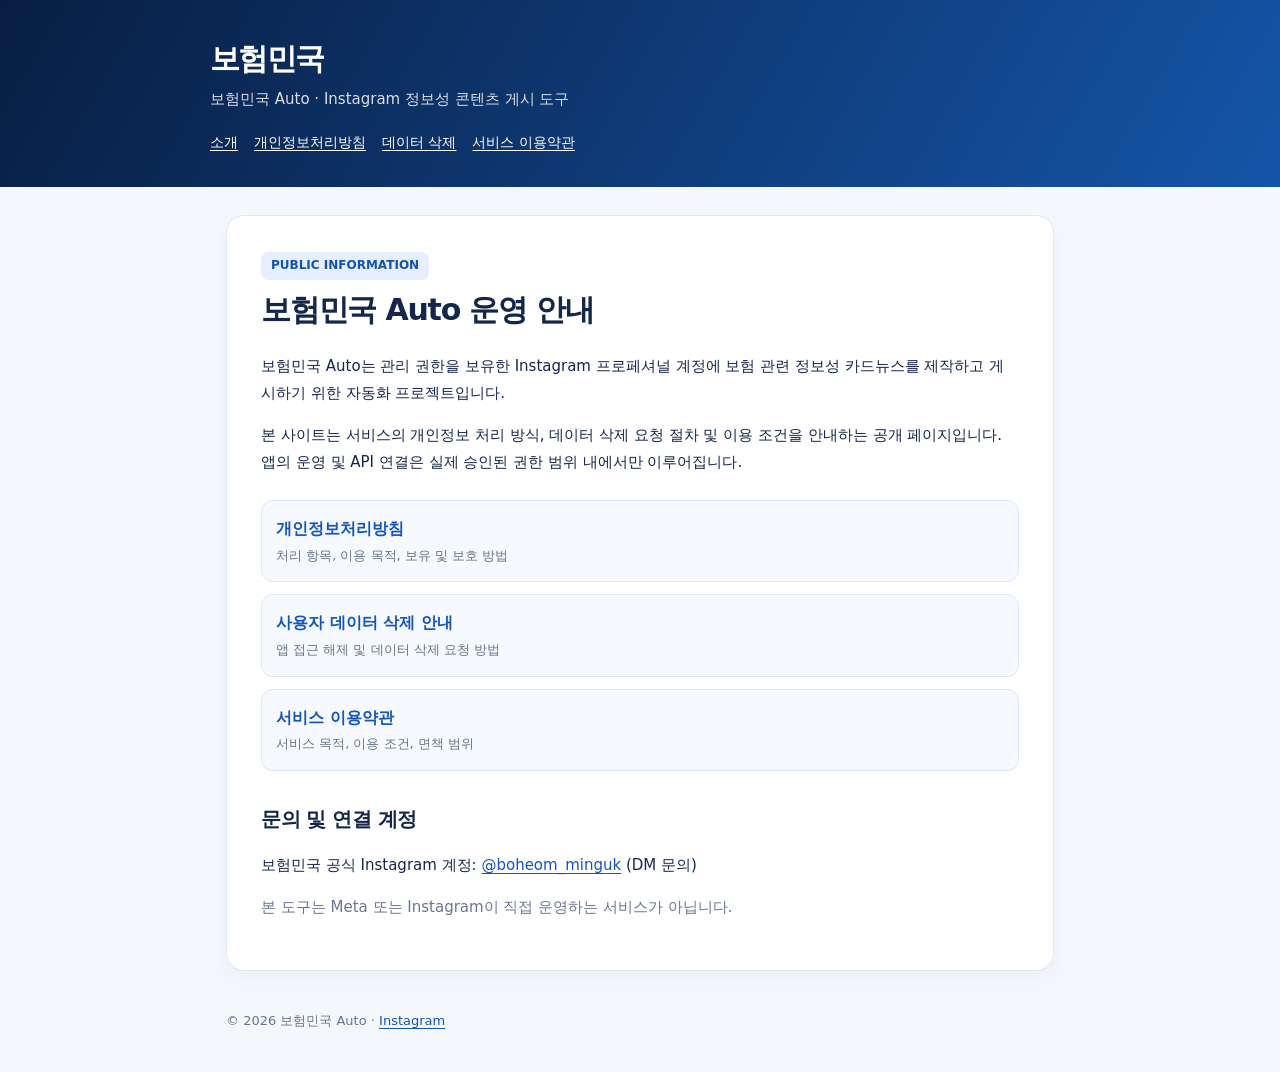
<file: index.html>
<!doctype html>
<html lang="ko">
<head>
<meta charset="utf-8">
<meta name="viewport" content="width=device-width, initial-scale=1">
<meta name="description" content="보험민국 Auto Instagram 콘텐츠 자동게시 도구의 개인정보처리방침 및 이용 안내">
<title>보험민국 Auto | 정책 안내</title>
<link rel="stylesheet" href="./style.css">
</head>
<body>
<header><div class="container"><div class="brand">보험민국</div><p class="subtitle">보험민국 Auto · Instagram 정보성 콘텐츠 게시 도구</p><nav><a href="./">소개</a><a href="./privacy.html">개인정보처리방침</a><a href="./data-deletion.html">데이터 삭제</a><a href="./terms.html">서비스 이용약관</a></nav></div></header>
<main class="container"><article class="panel"><span class="tag">PUBLIC INFORMATION</span><h1>보험민국 Auto 운영 안내</h1>
<p>보험민국 Auto는 관리 권한을 보유한 Instagram 프로페셔널 계정에 보험 관련 정보성 카드뉴스를 제작하고 게시하기 위한 자동화 프로젝트입니다.</p>
<p>본 사이트는 서비스의 개인정보 처리 방식, 데이터 삭제 요청 절차 및 이용 조건을 안내하는 공개 페이지입니다. 앱의 운영 및 API 연결은 실제 승인된 권한 범위 내에서만 이루어집니다.</p>
<div class="links"><a class="linkcard" href="./privacy.html"><strong>개인정보처리방침</strong><span>처리 항목, 이용 목적, 보유 및 보호 방법</span></a><a class="linkcard" href="./data-deletion.html"><strong>사용자 데이터 삭제 안내</strong><span>앱 접근 해제 및 데이터 삭제 요청 방법</span></a><a class="linkcard" href="./terms.html"><strong>서비스 이용약관</strong><span>서비스 목적, 이용 조건, 면책 범위</span></a></div>
<h2>문의 및 연결 계정</h2><p>보험민국 공식 Instagram 계정: <a href="https://www.instagram.com/boheom_minguk/">@boheom_minguk</a> (DM 문의)</p>
<p class="note">본 도구는 Meta 또는 Instagram이 직접 운영하는 서비스가 아닙니다.</p></article></main>
<footer class="container">© 2026 보험민국 Auto · <a href="https://www.instagram.com/boheom_minguk/">Instagram</a></footer>
</body></html>
</file>
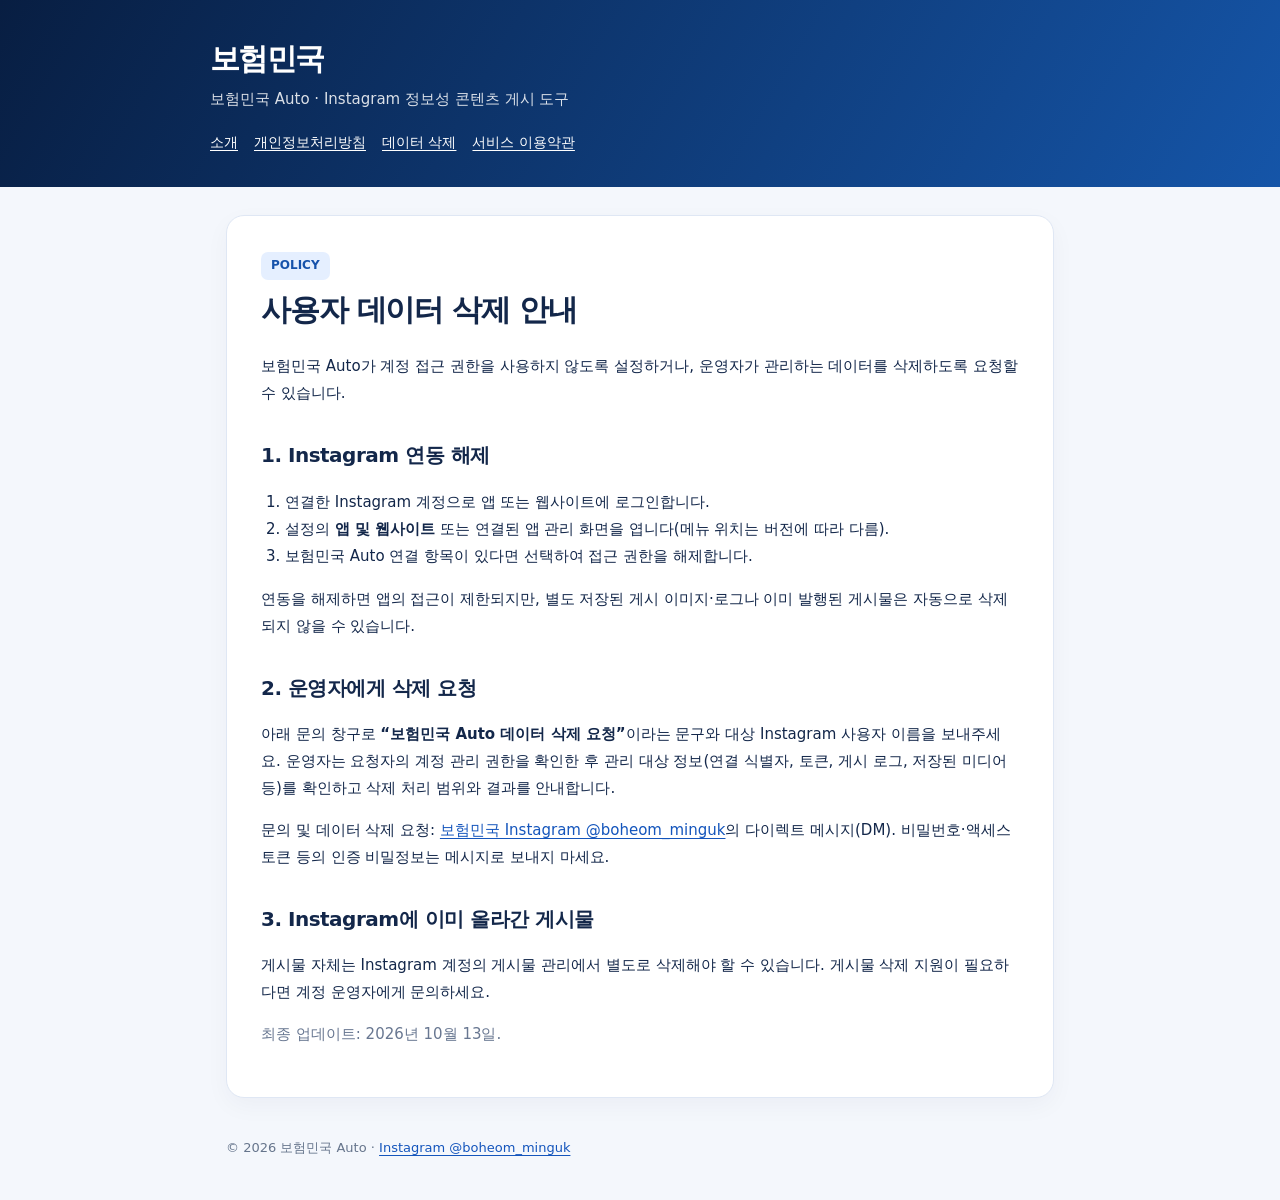
<file: data-deletion.html>
<!doctype html>
<html lang="ko"><head><meta charset="utf-8"><meta name="viewport" content="width=device-width, initial-scale=1"><meta name="description" content="보험민국 Auto 사용자 데이터 삭제 안내"><title>사용자 데이터 삭제 안내 | 보험민국 Auto</title><link rel="stylesheet" href="./style.css"></head>
<body><header><div class="container"><div class="brand">보험민국</div><p class="subtitle">보험민국 Auto · Instagram 정보성 콘텐츠 게시 도구</p><nav><a href="./">소개</a><a href="./privacy.html">개인정보처리방침</a><a href="./data-deletion.html">데이터 삭제</a><a href="./terms.html">서비스 이용약관</a></nav></div></header><main class="container"><article class="panel"><span class="tag">POLICY</span><h1>사용자 데이터 삭제 안내</h1>
<p>보험민국 Auto가 계정 접근 권한을 사용하지 않도록 설정하거나, 운영자가 관리하는 데이터를 삭제하도록 요청할 수 있습니다.</p>
<h2>1. Instagram 연동 해제</h2>
<ol><li>연결한 Instagram 계정으로 앱 또는 웹사이트에 로그인합니다.</li><li>설정의 <strong>앱 및 웹사이트</strong> 또는 연결된 앱 관리 화면을 엽니다(메뉴 위치는 버전에 따라 다름).</li><li>보험민국 Auto 연결 항목이 있다면 선택하여 접근 권한을 해제합니다.</li></ol>
<p>연동을 해제하면 앱의 접근이 제한되지만, 별도 저장된 게시 이미지·로그나 이미 발행된 게시물은 자동으로 삭제되지 않을 수 있습니다.</p>
<h2>2. 운영자에게 삭제 요청</h2>
<p>아래 문의 창구로 <strong>“보험민국 Auto 데이터 삭제 요청”</strong>이라는 문구와 대상 Instagram 사용자 이름을 보내주세요. 운영자는 요청자의 계정 관리 권한을 확인한 후 관리 대상 정보(연결 식별자, 토큰, 게시 로그, 저장된 미디어 등)를 확인하고 삭제 처리 범위와 결과를 안내합니다.</p><p>문의 및 데이터 삭제 요청: <a href="https://www.instagram.com/boheom_minguk/">보험민국 Instagram @boheom_minguk</a>의 다이렉트 메시지(DM). 비밀번호·액세스 토큰 등의 인증 비밀정보는 메시지로 보내지 마세요.</p>
<h2>3. Instagram에 이미 올라간 게시물</h2>
<p>게시물 자체는 Instagram 계정의 게시물 관리에서 별도로 삭제해야 할 수 있습니다. 게시물 삭제 지원이 필요하다면 계정 운영자에게 문의하세요.</p>
<p class="note">최종 업데이트: 2026년 10월 13일.</p></article></main><footer class="container">© 2026 보험민국 Auto · <a href="https://www.instagram.com/boheom_minguk/">Instagram @boheom_minguk</a></footer></body></html>
</file>
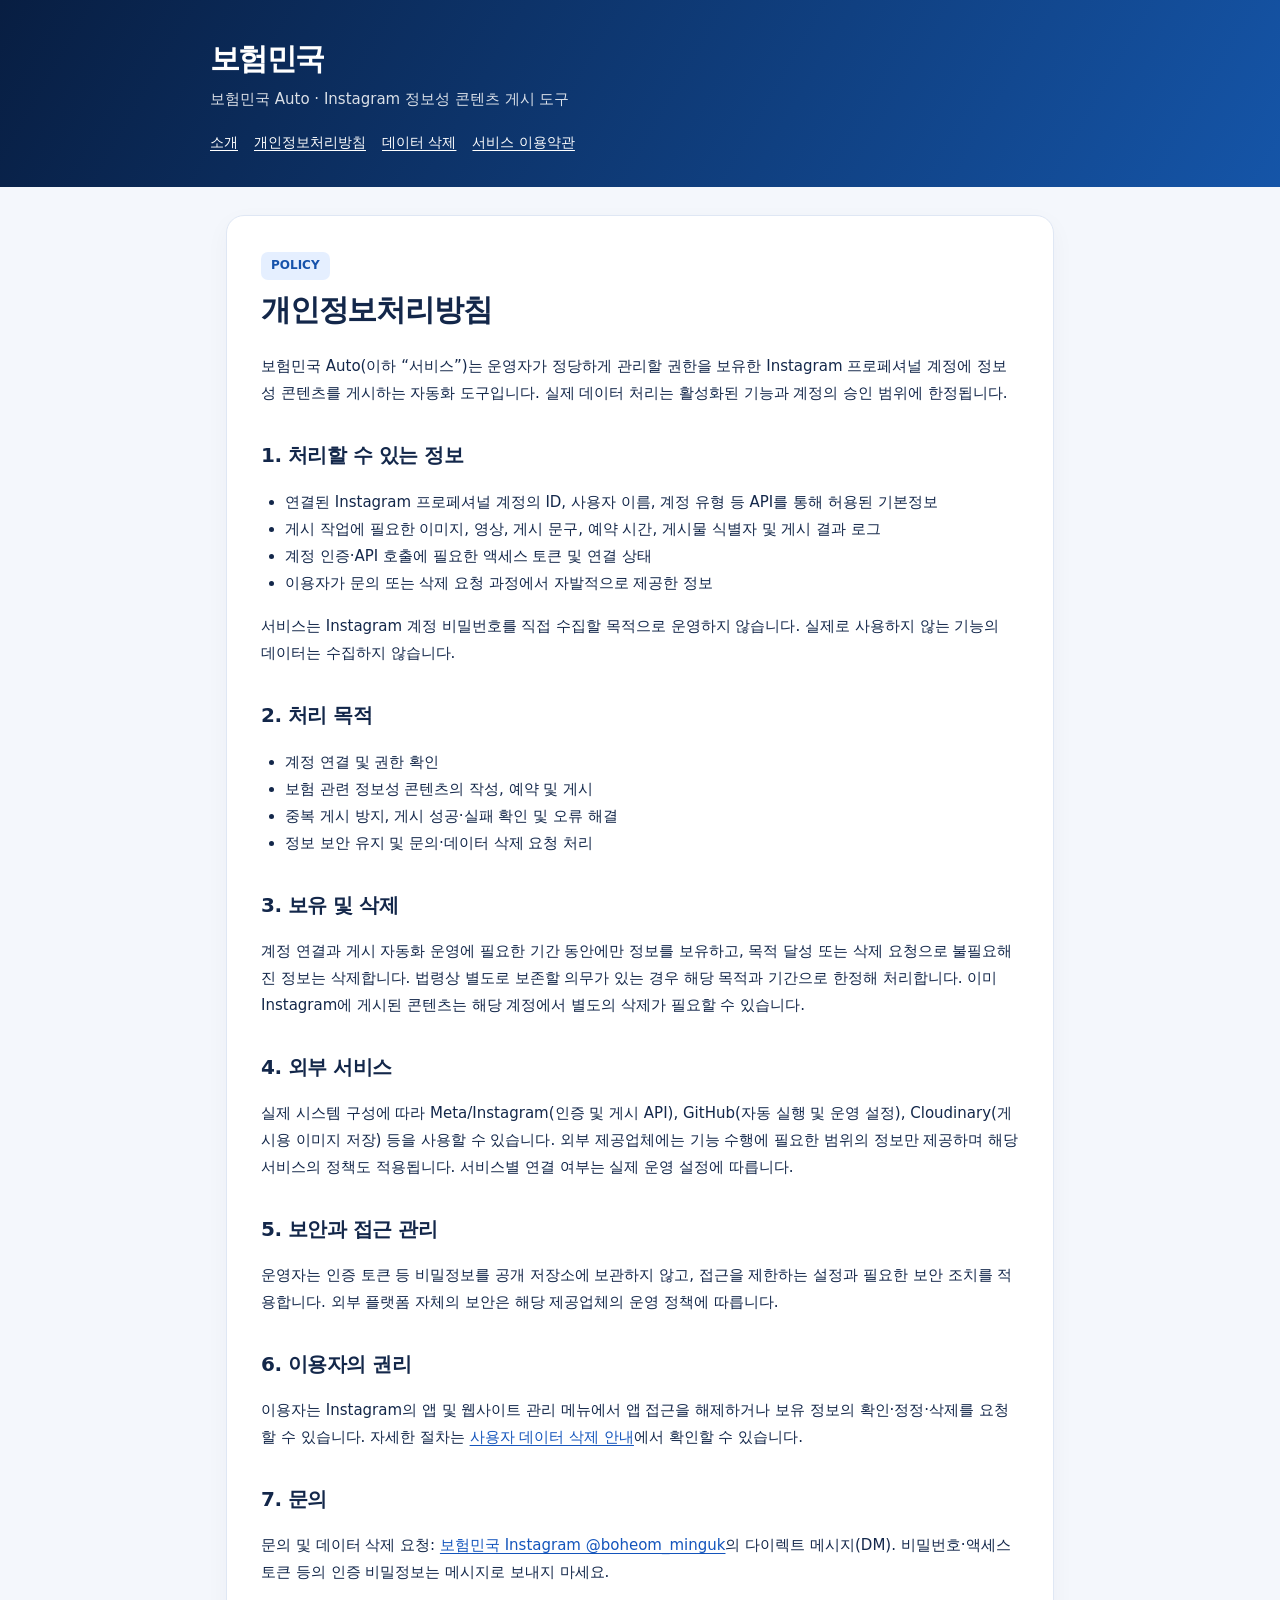
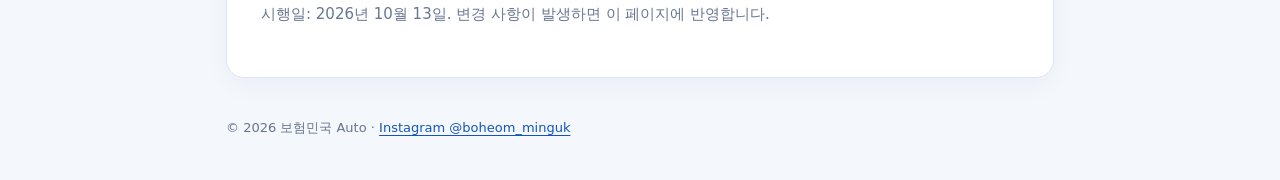
<file: privacy.html>
<!doctype html>
<html lang="ko"><head><meta charset="utf-8"><meta name="viewport" content="width=device-width, initial-scale=1"><meta name="description" content="보험민국 Auto 개인정보처리방침"><title>개인정보처리방침 | 보험민국 Auto</title><link rel="stylesheet" href="./style.css"></head>
<body><header><div class="container"><div class="brand">보험민국</div><p class="subtitle">보험민국 Auto · Instagram 정보성 콘텐츠 게시 도구</p><nav><a href="./">소개</a><a href="./privacy.html">개인정보처리방침</a><a href="./data-deletion.html">데이터 삭제</a><a href="./terms.html">서비스 이용약관</a></nav></div></header><main class="container"><article class="panel"><span class="tag">POLICY</span><h1>개인정보처리방침</h1>
<p>보험민국 Auto(이하 “서비스”)는 운영자가 정당하게 관리할 권한을 보유한 Instagram 프로페셔널 계정에 정보성 콘텐츠를 게시하는 자동화 도구입니다. 실제 데이터 처리는 활성화된 기능과 계정의 승인 범위에 한정됩니다.</p>
<h2>1. 처리할 수 있는 정보</h2>
<ul><li>연결된 Instagram 프로페셔널 계정의 ID, 사용자 이름, 계정 유형 등 API를 통해 허용된 기본정보</li><li>게시 작업에 필요한 이미지, 영상, 게시 문구, 예약 시간, 게시물 식별자 및 게시 결과 로그</li><li>계정 인증·API 호출에 필요한 액세스 토큰 및 연결 상태</li><li>이용자가 문의 또는 삭제 요청 과정에서 자발적으로 제공한 정보</li></ul>
<p>서비스는 Instagram 계정 비밀번호를 직접 수집할 목적으로 운영하지 않습니다. 실제로 사용하지 않는 기능의 데이터는 수집하지 않습니다.</p>
<h2>2. 처리 목적</h2><ul><li>계정 연결 및 권한 확인</li><li>보험 관련 정보성 콘텐츠의 작성, 예약 및 게시</li><li>중복 게시 방지, 게시 성공·실패 확인 및 오류 해결</li><li>정보 보안 유지 및 문의·데이터 삭제 요청 처리</li></ul>
<h2>3. 보유 및 삭제</h2>
<p>계정 연결과 게시 자동화 운영에 필요한 기간 동안에만 정보를 보유하고, 목적 달성 또는 삭제 요청으로 불필요해진 정보는 삭제합니다. 법령상 별도로 보존할 의무가 있는 경우 해당 목적과 기간으로 한정해 처리합니다. 이미 Instagram에 게시된 콘텐츠는 해당 계정에서 별도의 삭제가 필요할 수 있습니다.</p>
<h2>4. 외부 서비스</h2>
<p>실제 시스템 구성에 따라 Meta/Instagram(인증 및 게시 API), GitHub(자동 실행 및 운영 설정), Cloudinary(게시용 이미지 저장) 등을 사용할 수 있습니다. 외부 제공업체에는 기능 수행에 필요한 범위의 정보만 제공하며 해당 서비스의 정책도 적용됩니다. 서비스별 연결 여부는 실제 운영 설정에 따릅니다.</p>
<h2>5. 보안과 접근 관리</h2>
<p>운영자는 인증 토큰 등 비밀정보를 공개 저장소에 보관하지 않고, 접근을 제한하는 설정과 필요한 보안 조치를 적용합니다. 외부 플랫폼 자체의 보안은 해당 제공업체의 운영 정책에 따릅니다.</p>
<h2>6. 이용자의 권리</h2>
<p>이용자는 Instagram의 앱 및 웹사이트 관리 메뉴에서 앱 접근을 해제하거나 보유 정보의 확인·정정·삭제를 요청할 수 있습니다. 자세한 절차는 <a href="./data-deletion.html">사용자 데이터 삭제 안내</a>에서 확인할 수 있습니다.</p>
<h2>7. 문의</h2><p>문의 및 데이터 삭제 요청: <a href="https://www.instagram.com/boheom_minguk/">보험민국 Instagram @boheom_minguk</a>의 다이렉트 메시지(DM). 비밀번호·액세스 토큰 등의 인증 비밀정보는 메시지로 보내지 마세요.</p>
<p class="note">시행일: 2026년 10월 13일. 변경 사항이 발생하면 이 페이지에 반영합니다.</p></article></main><footer class="container">© 2026 보험민국 Auto · <a href="https://www.instagram.com/boheom_minguk/">Instagram @boheom_minguk</a></footer></body></html>
</file>
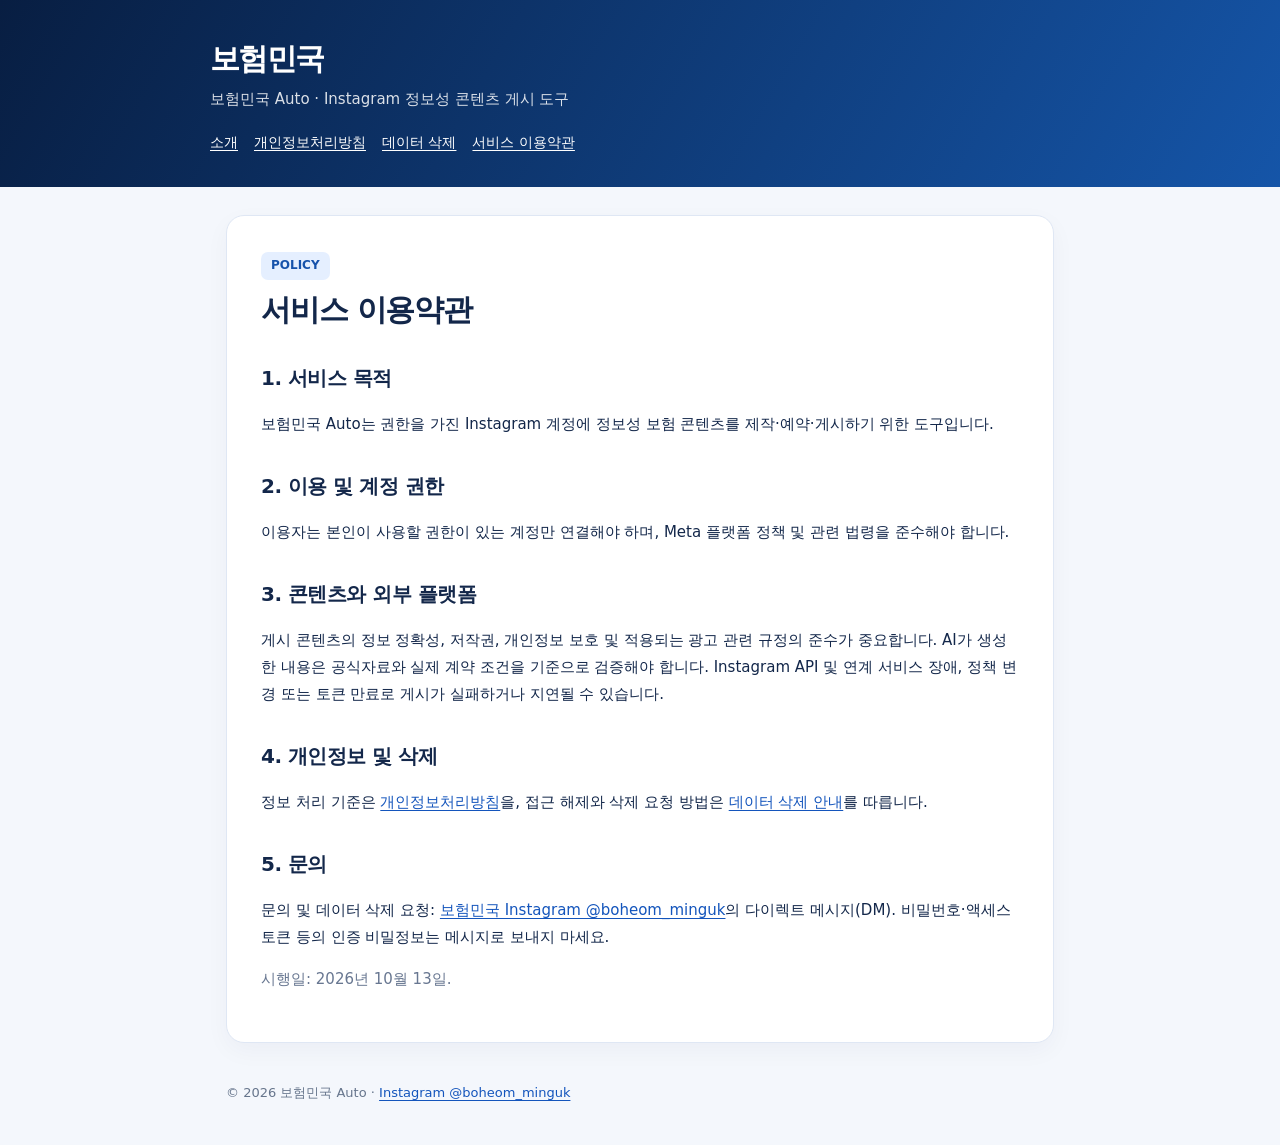
<file: terms.html>
<!doctype html>
<html lang="ko"><head><meta charset="utf-8"><meta name="viewport" content="width=device-width, initial-scale=1"><meta name="description" content="보험민국 Auto 서비스 이용약관"><title>서비스 이용약관 | 보험민국 Auto</title><link rel="stylesheet" href="./style.css"></head>
<body><header><div class="container"><div class="brand">보험민국</div><p class="subtitle">보험민국 Auto · Instagram 정보성 콘텐츠 게시 도구</p><nav><a href="./">소개</a><a href="./privacy.html">개인정보처리방침</a><a href="./data-deletion.html">데이터 삭제</a><a href="./terms.html">서비스 이용약관</a></nav></div></header><main class="container"><article class="panel"><span class="tag">POLICY</span><h1>서비스 이용약관</h1>
<h2>1. 서비스 목적</h2><p>보험민국 Auto는 권한을 가진 Instagram 계정에 정보성 보험 콘텐츠를 제작·예약·게시하기 위한 도구입니다.</p>
<h2>2. 이용 및 계정 권한</h2><p>이용자는 본인이 사용할 권한이 있는 계정만 연결해야 하며, Meta 플랫폼 정책 및 관련 법령을 준수해야 합니다.</p>
<h2>3. 콘텐츠와 외부 플랫폼</h2><p>게시 콘텐츠의 정보 정확성, 저작권, 개인정보 보호 및 적용되는 광고 관련 규정의 준수가 중요합니다. AI가 생성한 내용은 공식자료와 실제 계약 조건을 기준으로 검증해야 합니다. Instagram API 및 연계 서비스 장애, 정책 변경 또는 토큰 만료로 게시가 실패하거나 지연될 수 있습니다.</p>
<h2>4. 개인정보 및 삭제</h2><p>정보 처리 기준은 <a href="./privacy.html">개인정보처리방침</a>을, 접근 해제와 삭제 요청 방법은 <a href="./data-deletion.html">데이터 삭제 안내</a>를 따릅니다.</p>
<h2>5. 문의</h2><p>문의 및 데이터 삭제 요청: <a href="https://www.instagram.com/boheom_minguk/">보험민국 Instagram @boheom_minguk</a>의 다이렉트 메시지(DM). 비밀번호·액세스 토큰 등의 인증 비밀정보는 메시지로 보내지 마세요.</p><p class="note">시행일: 2026년 10월 13일.</p></article></main><footer class="container">© 2026 보험민국 Auto · <a href="https://www.instagram.com/boheom_minguk/">Instagram @boheom_minguk</a></footer></body></html>
</file>
<file: style.css>
:root{font-family:system-ui,-apple-system,"Noto Sans KR","Apple SD Gothic Neo",sans-serif;color:#13274a;background:#f4f7fc}*{box-sizing:border-box}body{margin:0;line-height:1.8}header{background:linear-gradient(120deg,#081e42,#1555a8);color:#fff;padding:32px 18px}.container{max-width:860px;margin:0 auto}.brand{font-size:30px;font-weight:900;letter-spacing:-.055em}.subtitle{margin:0;opacity:.85}nav{display:flex;gap:16px;flex-wrap:wrap;margin-top:17px}nav a{color:#fff;font-size:14px}main{padding:28px 16px 18px}.panel{background:#fff;border:1px solid #dfe7f4;border-radius:18px;padding:34px;box-shadow:0 8px 24px #14254c0a}h1{font-size:30px;line-height:1.35;letter-spacing:-.04em;margin:10px 0 23px}h2{font-size:20px;letter-spacing:-.025em;margin:30px 0 7px}p,li{font-size:15px}ul,ol{padding-left:24px}a{color:#1455bc;text-underline-offset:3px}.tag{display:inline-block;border-radius:7px;background:#e5efff;color:#1652ab;font-size:12px;font-weight:700;padding:3px 10px}.links{display:grid;gap:12px;margin:24px 0}.linkcard{border:1px solid #dce6f5;background:#f6f9ff;border-radius:12px;text-decoration:none;padding:14px;display:flex;flex-direction:column}.linkcard span{color:#67748b;font-size:13px}.note{color:#687791}footer{padding:20px 16px 40px;font-size:13px;color:#66758c}@media(max-width:600px){header{padding:23px 17px}main{padding:17px 12px}.panel{padding:24px 19px}h1{font-size:25px}h2{font-size:19px}.brand{font-size:26px}}
</file>
